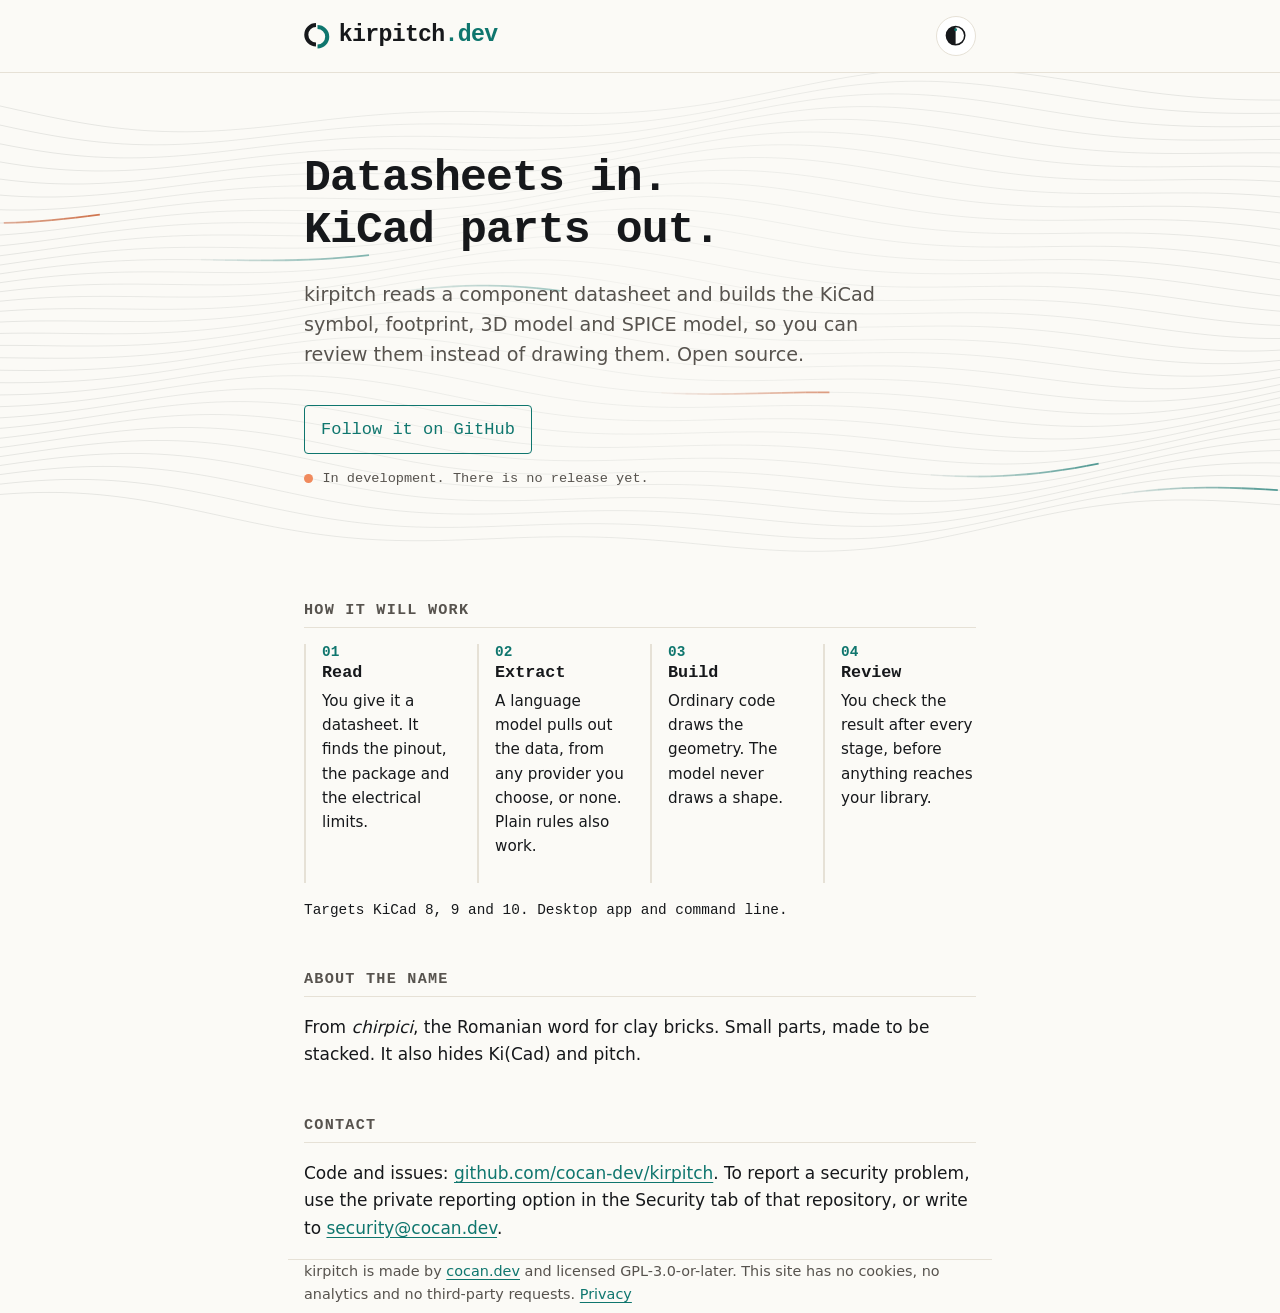
<file: index.html>
<!doctype html>
<html lang="en">
<head>
  <meta charset="utf-8">
  <meta name="viewport" content="width=device-width, initial-scale=1">
  <title>kirpitch.dev: datasheets in, KiCad parts out</title>
  <meta name="description" content="kirpitch turns component datasheets into reviewed KiCad parts. Open source, in development.">
  <meta name="color-scheme" content="light dark">
  <meta property="og:type" content="website">
  <meta property="og:site_name" content="kirpitch.dev">
  <meta property="og:url" content="https://kirpitch.dev/">
  <meta property="og:title" content="kirpitch.dev: datasheets in, KiCad parts out">
  <meta property="og:description" content="kirpitch turns component datasheets into reviewed KiCad parts. Open source, in development.">
  <meta property="og:image" content="https://kirpitch.dev/social-v2.png">
  <meta property="og:image:width" content="1200">
  <meta property="og:image:height" content="630">
  <meta property="og:image:alt" content="The kirpitch.dev mark and the line: Datasheets in. KiCad parts out.">
  <meta name="twitter:card" content="summary_large_image">
  <link rel="icon" href="favicon.svg" type="image/svg+xml">
  <link rel="apple-touch-icon" href="apple-touch-icon.png">
  <link rel="stylesheet" href="style.css">
</head>
<body>
  <header class="top">
    <div class="wrap topbar">
      <a class="logo" href="/"><svg class="mark" viewBox="0 0 100 100" aria-hidden="true"><path d="M47 8A38 38 0 0 0 47 84"/><path class="b" d="M53 16A38 38 0 0 1 53 92"/></svg>kirpitch<span>.dev</span></a>
      <button class="theme" type="button" aria-label="Switch between light and dark theme" title="Light / dark">
        <svg viewBox="0 0 24 24" aria-hidden="true"><circle class="rim" cx="12" cy="12" r="9.5"/><path class="half" d="M12 2.5a9.5 9.5 0 0 0 0 19z"/><circle class="pin" cx="12" cy="6" r="1.5"/></svg>
      </button>
    </div>
  </header>
  <script>
    (function () {
      var r = document.documentElement, k = "theme";
      try { var s = localStorage.getItem(k); if (s) r.dataset.theme = s; } catch (e) {}
      document.addEventListener("click", function (e) {
        var b = e.target.closest(".theme"); if (!b) return;
        var dark = r.dataset.theme ? r.dataset.theme === "dark" : matchMedia("(prefers-color-scheme: dark)").matches;
        var next = dark ? "light" : "dark";
        var apply = function () { r.dataset.theme = next; try { localStorage.setItem(k, next); } catch (e2) {} };
        if (!document.startViewTransition || matchMedia("(prefers-reduced-motion: reduce)").matches) { apply(); return; }
        /* the new theme spreads outward from the button as a wave */
        var rc = b.getBoundingClientRect(), x = rc.left + rc.width / 2, y = rc.top + rc.height / 2;
        var end = Math.hypot(Math.max(x, innerWidth - x), Math.max(y, innerHeight - y));
        var tr = document.startViewTransition(apply);
        tr.ready.then(function () {
          r.animate({ clipPath: ["circle(0px at " + x + "px " + y + "px)", "circle(" + end + "px at " + x + "px " + y + "px)"] },
            { duration: 750, easing: "cubic-bezier(.4,0,.2,1)", pseudoElement: "::view-transition-new(root)" });
          var ring = document.createElement("div"); ring.className = "wave"; ring.style.left = x + "px"; ring.style.top = y + "px";
          document.body.appendChild(ring);
          ring.animate({ transform: ["translate(-50%,-50%) scale(0)", "translate(-50%,-50%) scale(" + (2 * end / 100) + ")"], opacity: [0.9, 0] },
            { duration: 750, easing: "cubic-bezier(.4,0,.2,1)" }).onfinish = function () { ring.remove(); };
        });
      });
    })();
  </script>

  <main class="wrap">
    <section class="hero">
      <h1>Datasheets in. <span class="nb">KiCad parts out.</span></h1>
      <p class="lead">kirpitch reads a component datasheet and builds the KiCad symbol, footprint, 3D model and SPICE model, so you can review them instead of drawing them. Open source.</p>
      <p><a class="button" href="https://github.com/cocan-dev/kirpitch">Follow it on GitHub</a></p>
      <p class="status"><span class="dot"></span>In development. There is no release yet.</p>
    </section>

    <section>
      <h2 id="how">How it will work</h2>
      <ol class="steps">
        <li><span class="n">01</span><h3>Read</h3><p>You give it a datasheet. It finds the pinout, the package and the electrical limits.</p></li>
        <li><span class="n">02</span><h3>Extract</h3><p>A language model pulls out the data, from any provider you choose, or none. Plain rules also work.</p></li>
        <li><span class="n">03</span><h3>Build</h3><p>Ordinary code draws the geometry. The model never draws a shape.</p></li>
        <li><span class="n">04</span><h3>Review</h3><p>You check the result after every stage, before anything reaches your library.</p></li>
      </ol>
      <p class="more">Targets KiCad 8, 9 and 10. Desktop app and command line.</p>
    </section>

    <section>
      <h2 id="name">About the name</h2>
      <p>From <em>chirpici</em>, the Romanian word for clay bricks. Small parts, made to be stacked. It also hides Ki(Cad) and pitch.</p>
    </section>

    <section>
      <h2 id="contact">Contact</h2>
      <p>Code and issues: <a href="https://github.com/cocan-dev/kirpitch">github.com/cocan-dev/kirpitch</a>. To report a security problem, use the private reporting option in the Security tab of that repository, or write to <a href="mailto:security@cocan.dev">security@cocan.dev</a>.</p>
    </section>
  </main>

  <footer class="wrap">
    <p>kirpitch is made by <a href="https://cocan.dev">cocan.dev</a> and licensed GPL-3.0-or-later. This site has no cookies, no analytics and no third-party requests. <a href="/privacy.html">Privacy</a></p>
  </footer>
  <script>
/* hero background: slow signal lines with data pulses; the pointer acts as a gravity well (canvas, decorative) */
(function () {
  var hero = document.querySelector('.hero');
  var cv = document.createElement('canvas'); cv.className = 'bgc'; cv.setAttribute('aria-hidden', 'true');
  hero.insertBefore(cv, hero.firstChild);
  var ctx = cv.getContext('2d'), root = document.documentElement;
  var reduce = matchMedia('(prefers-reduced-motion: reduce)').matches;
  var W = 0, H = 0, dpr = 1, cols, visible = true, t0 = performance.now();
  function hex(s) { s = s.trim(); if (s.length === 4) s = '#' + s[1] + s[1] + s[2] + s[2] + s[3] + s[3]; return [parseInt(s.slice(1, 3), 16), parseInt(s.slice(3, 5), 16), parseInt(s.slice(5, 7), 16)]; }
  function readColors() {
    var cs = getComputedStyle(root), bg = hex(cs.getPropertyValue('--bg')), dark = (bg[0] + bg[1] + bg[2]) < 300;
    cols = { fg: hex(cs.getPropertyValue('--fg')), ac: hex(cs.getPropertyValue('--accent')), alt: dark ? [240, 138, 93] : [194, 65, 12] };
  }
  function rgba(c, a) { return 'rgba(' + c[0] + ',' + c[1] + ',' + c[2] + ',' + a + ')'; }
  var N = 34;
  /* gravity: every point is pulled toward the pointer along the line between them; the pull fades with distance,
     so lines curve concentrically around the pointer like light bending around a mass */
  var mx = -9999, my = -9999, tx = -9999, ty = -9999, pw = 0, want = 0, A = 0.62, R2 = 230 * 230, px = 0, py = 0;
  function pt(j, x, t) {
    var y = H * (0.06 + 0.88 * j / (N - 1)) + 24 * Math.sin(x * 0.0045 + t * 0.18 + j * 0.14) + 10 * Math.sin(x * 0.012 - t * 0.12 + j * 0.31);
    if (pw > 0.002) {
      var dx = mx - x, dy = my - y, f = A * pw * Math.exp(-(dx * dx + dy * dy) / R2);
      x += dx * f; y += dy * f;
    }
    px = x; py = y;
  }
  if (!reduce) {
    document.addEventListener('pointermove', function (e) {
      var r = cv.getBoundingClientRect(); tx = e.clientX - r.left; ty = e.clientY - r.top;
      want = (ty > -60 && ty < r.height + 60) ? 1 : 0;
      if (pw < 0.01) { mx = tx; my = ty; }
    }, { passive: true });
    document.documentElement.addEventListener('pointerleave', function () { want = 0; });
  }
  function ease() { mx += (tx - mx) * 0.16; my += (ty - my) * 0.16; pw += (want - pw) * 0.07; }
  function draw(t) {
    ctx.setTransform(dpr, 0, 0, dpr, 0, 0); ctx.clearRect(0, 0, W, H);
    var j, x;
    if (pw > 0.01) {
      var g = ctx.createRadialGradient(mx, my, 0, mx, my, 150);
      g.addColorStop(0, rgba(cols.ac, 0.09 * pw)); g.addColorStop(1, rgba(cols.ac, 0));
      ctx.fillStyle = g; ctx.fillRect(mx - 150, my - 150, 300, 300);
    }
    ctx.lineWidth = 1; ctx.strokeStyle = rgba(cols.fg, 0.085);
    for (j = 0; j < N; j++) {
      ctx.beginPath();
      for (x = 0; x <= W + 6; x += 6) { pt(j, x, t); if (x === 0) ctx.moveTo(px, py); else ctx.lineTo(px, py); }
      ctx.stroke();
    }
    if (reduce) return;
    for (var p = 0; p < 7; p++) {
      j = (p * 5 + 2) % N;
      var head = (((t * (0.05 + (p % 3) * 0.015) + p * 0.19) % 1.4) - 0.2) * W, col = p % 3 === 1 ? cols.alt : cols.ac;
      for (var s = 0; s < 14; s++) {
        var x0 = head - s * 12, x1 = x0 - 12; if (x1 < 0 || x0 > W) continue;
        ctx.strokeStyle = rgba(col, 0.75 * (1 - s / 14)); ctx.lineWidth = 1.8;
        ctx.beginPath(); pt(j, x0, t); ctx.moveTo(px, py); pt(j, x1, t); ctx.lineTo(px, py); ctx.stroke();
      }
    }
  }
  function frame(now) { ease(); if (visible) draw((now - t0) / 1000); if (!reduce) requestAnimationFrame(frame); }
  function resize() { dpr = Math.min(devicePixelRatio || 1, 2); W = cv.clientWidth; H = cv.clientHeight; cv.width = Math.round(W * dpr); cv.height = Math.round(H * dpr); readColors(); draw((performance.now() - t0) / 1000); }
  new ResizeObserver(resize).observe(cv);
  new MutationObserver(function () { readColors(); if (reduce) draw(0); }).observe(root, { attributes: true, attributeFilter: ['data-theme'] });
  matchMedia('(prefers-color-scheme: dark)').addEventListener('change', function () { readColors(); if (reduce) draw(0); });
  new IntersectionObserver(function (e) { visible = e[0].isIntersecting; }).observe(hero);
  resize(); requestAnimationFrame(frame);
})();
</script>
</body>
</html>
</file>
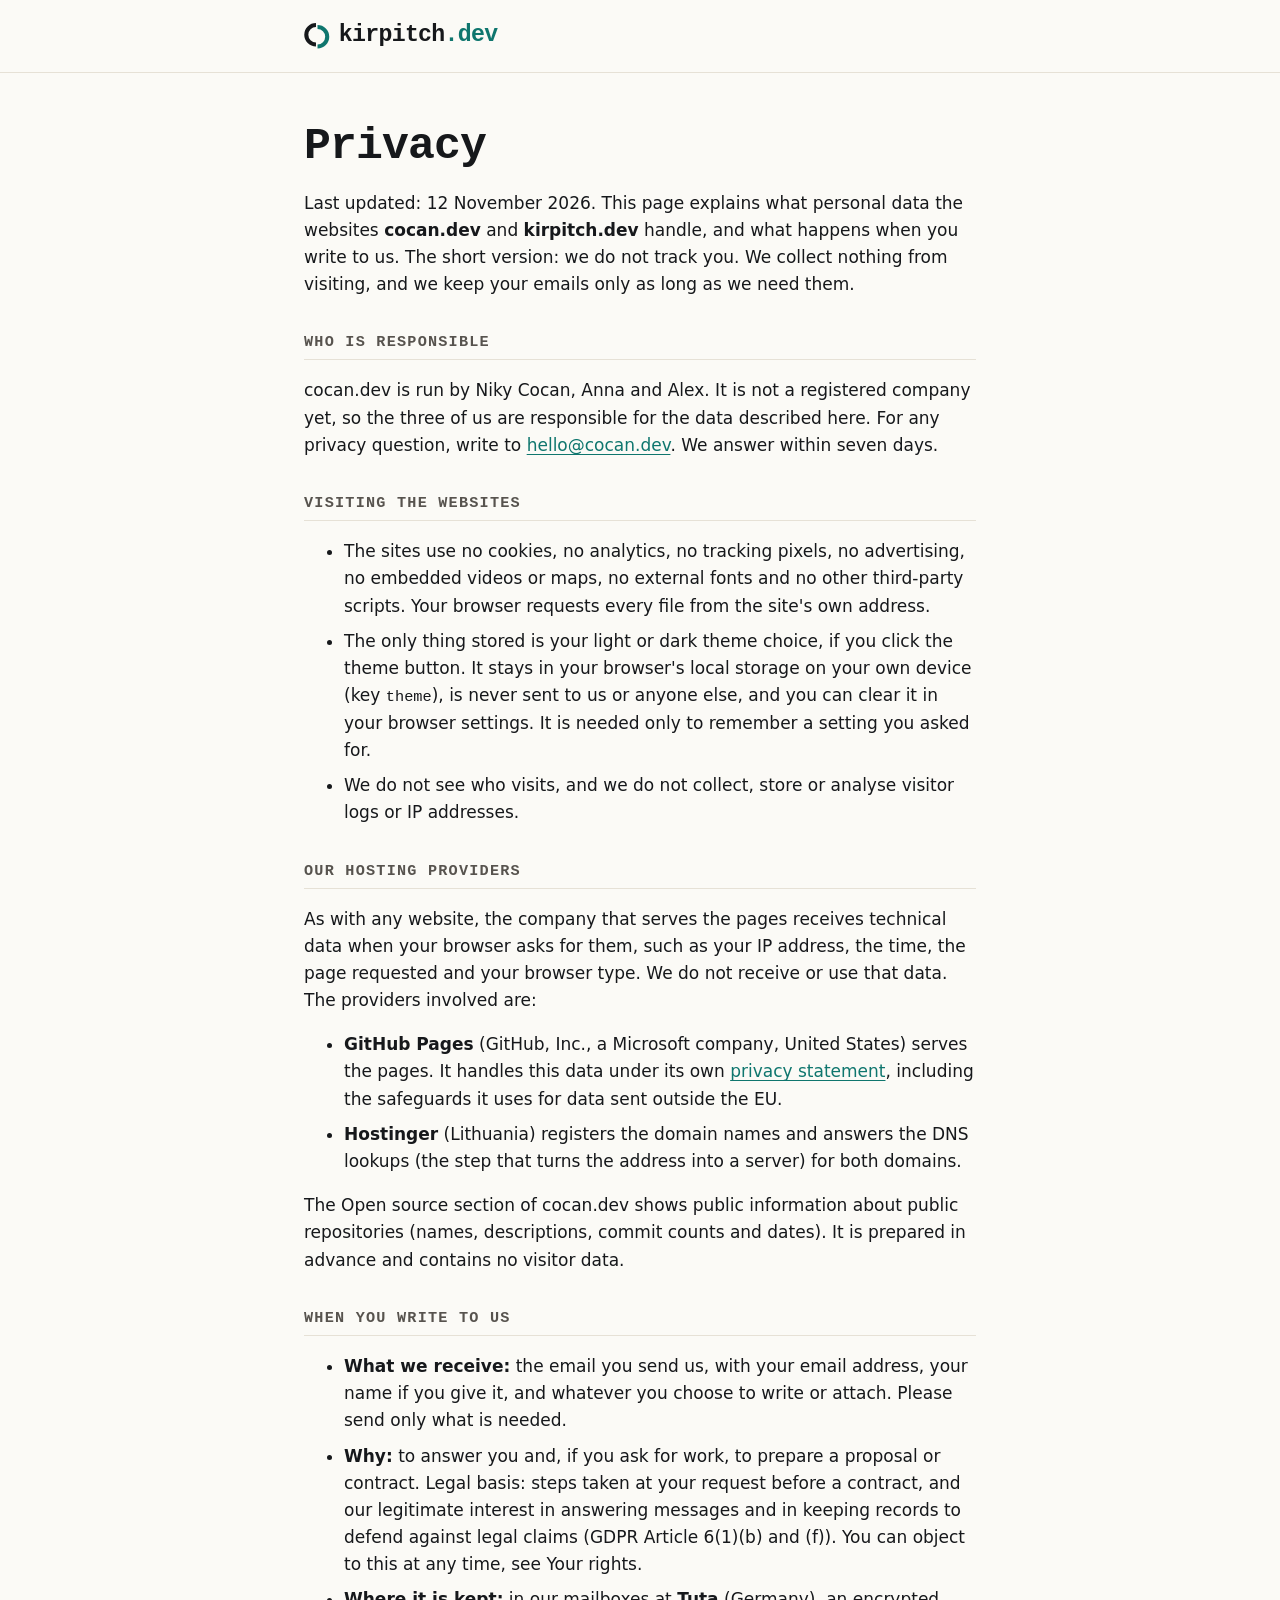
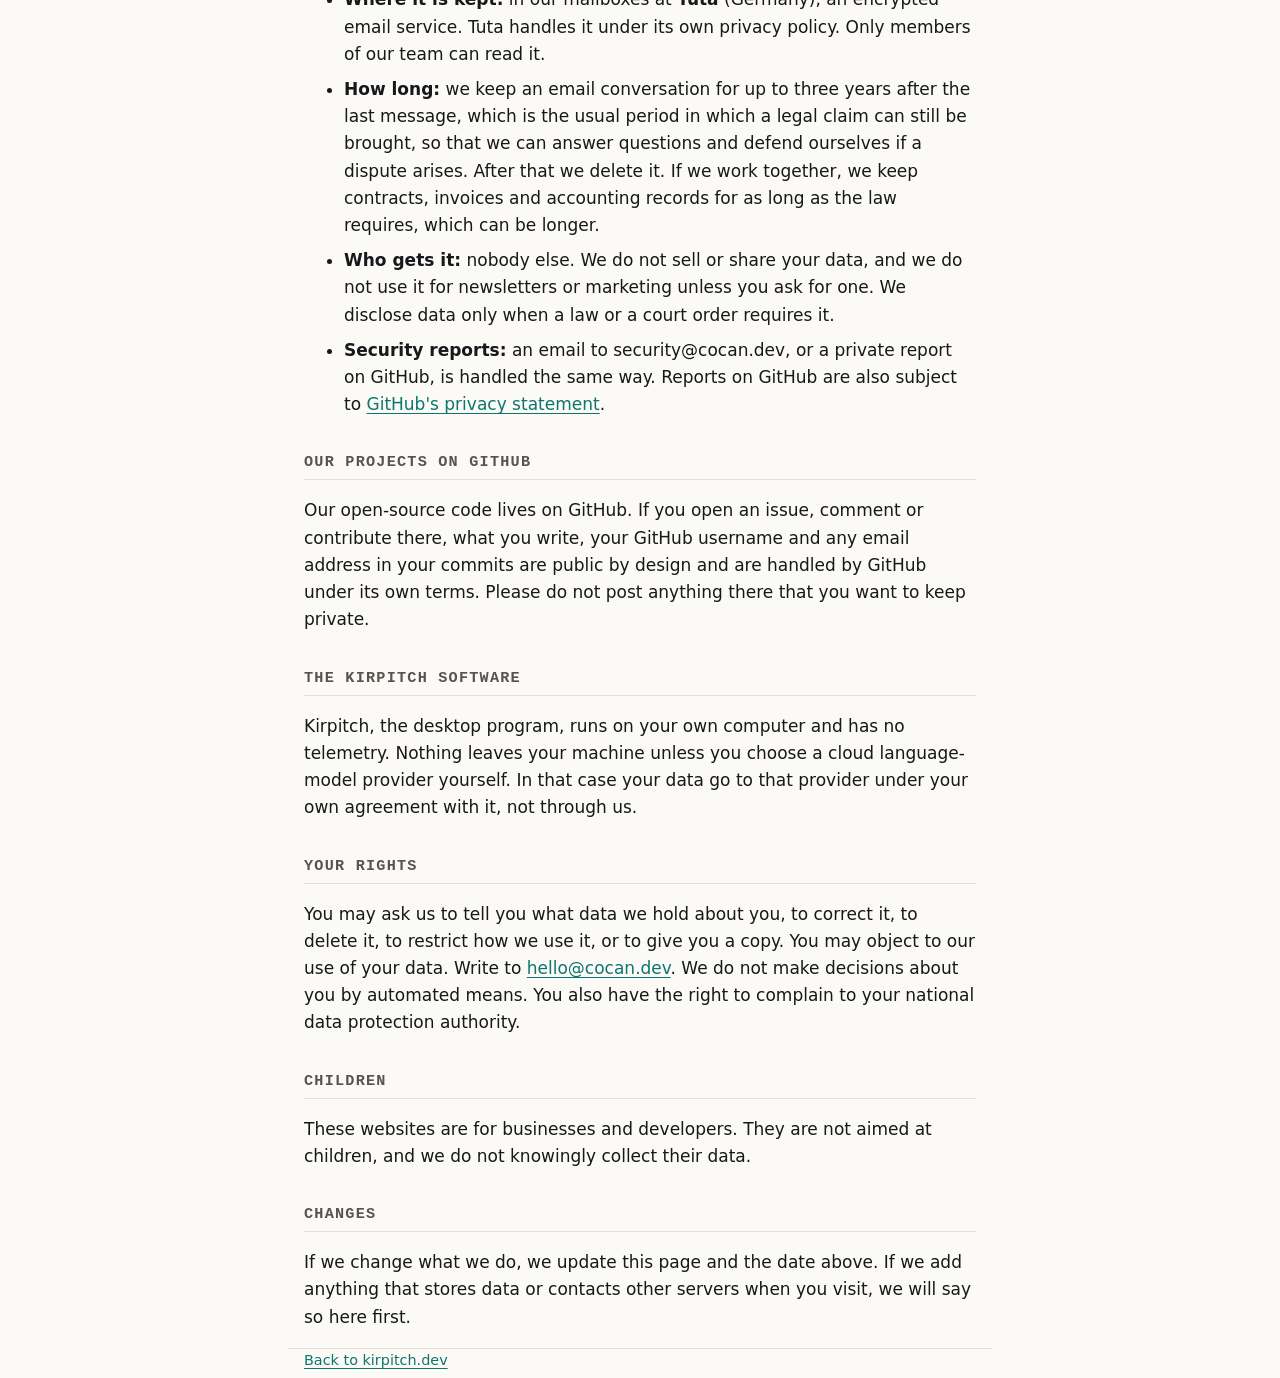
<file: privacy.html>
<!doctype html>
<html lang="en">
<head>
  <meta charset="utf-8">
  <meta name="viewport" content="width=device-width, initial-scale=1">
  <title>Privacy | kirpitch.dev</title>
  <meta name="description" content="What personal data kirpitch.dev handles: none from visiting, and how we treat emails you send us.">
  <meta name="color-scheme" content="light dark">
  <link rel="icon" href="/favicon.svg" type="image/svg+xml">
  <link rel="stylesheet" href="/style.css">
  <script>try{var t=localStorage.getItem("theme");if(t)document.documentElement.dataset.theme=t}catch(e){}</script>
</head>
<body>
  <header class="top">
    <div class="wrap topbar">
      <a class="logo" href="/"><svg class="mark" viewBox="0 0 100 100" aria-hidden="true"><path d="M47 8A38 38 0 0 0 47 84"/><path class="b" d="M53 16A38 38 0 0 1 53 92"/></svg>kirpitch<span>.dev</span></a>
    </div>
  </header>
  <main class="wrap prose">
    <h1>Privacy</h1>
    <p>Last updated: 12 November 2026. This page explains what personal data the websites <strong>cocan.dev</strong> and <strong>kirpitch.dev</strong> handle, and what happens when you write to us. The short version: we do not track you. We collect nothing from visiting, and we keep your emails only as long as we need them.</p>

    <h2>Who is responsible</h2>
    <p>cocan.dev is run by Niky Cocan, Anna and Alex. It is not a registered company yet, so the three of us are responsible for the data described here. For any privacy question, write to <a href="mailto:hello@cocan.dev">hello@cocan.dev</a>. We answer within seven days.</p>

    <h2>Visiting the websites</h2>
    <ul>
      <li>The sites use no cookies, no analytics, no tracking pixels, no advertising, no embedded videos or maps, no external fonts and no other third-party scripts. Your browser requests every file from the site's own address.</li>
      <li>The only thing stored is your light or dark theme choice, if you click the theme button. It stays in your browser's local storage on your own device (key <code>theme</code>), is never sent to us or anyone else, and you can clear it in your browser settings. It is needed only to remember a setting you asked for.</li>
      <li>We do not see who visits, and we do not collect, store or analyse visitor logs or IP addresses.</li>
    </ul>

    <h2>Our hosting providers</h2>
    <p>As with any website, the company that serves the pages receives technical data when your browser asks for them, such as your IP address, the time, the page requested and your browser type. We do not receive or use that data. The providers involved are:</p>
    <ul>
      <li><strong>GitHub Pages</strong> (GitHub, Inc., a Microsoft company, United States) serves the pages. It handles this data under its own <a href="https://docs.github.com/en/site-policy/privacy-policies/github-general-privacy-statement">privacy statement</a>, including the safeguards it uses for data sent outside the EU.</li>
      <li><strong>Hostinger</strong> (Lithuania) registers the domain names and answers the DNS lookups (the step that turns the address into a server) for both domains.</li>
    </ul>
    <p>The Open source section of cocan.dev shows public information about public repositories (names, descriptions, commit counts and dates). It is prepared in advance and contains no visitor data.</p>

    <h2>When you write to us</h2>
    <ul>
      <li><strong>What we receive:</strong> the email you send us, with your email address, your name if you give it, and whatever you choose to write or attach. Please send only what is needed.</li>
      <li><strong>Why:</strong> to answer you and, if you ask for work, to prepare a proposal or contract. Legal basis: steps taken at your request before a contract, and our legitimate interest in answering messages and in keeping records to defend against legal claims (GDPR Article 6(1)(b) and (f)). You can object to this at any time, see Your rights.</li>
      <li><strong>Where it is kept:</strong> in our mailboxes at <strong>Tuta</strong> (Germany), an encrypted email service. Tuta handles it under its own privacy policy. Only members of our team can read it.</li>
      <li><strong>How long:</strong> we keep an email conversation for up to three years after the last message, which is the usual period in which a legal claim can still be brought, so that we can answer questions and defend ourselves if a dispute arises. After that we delete it. If we work together, we keep contracts, invoices and accounting records for as long as the law requires, which can be longer.</li>
      <li><strong>Who gets it:</strong> nobody else. We do not sell or share your data, and we do not use it for newsletters or marketing unless you ask for one. We disclose data only when a law or a court order requires it.</li>
      <li><strong>Security reports:</strong> an email to security@cocan.dev, or a private report on GitHub, is handled the same way. Reports on GitHub are also subject to <a href="https://docs.github.com/en/site-policy/privacy-policies/github-general-privacy-statement">GitHub's privacy statement</a>.</li>
    </ul>

    <h2>Our projects on GitHub</h2>
    <p>Our open-source code lives on GitHub. If you open an issue, comment or contribute there, what you write, your GitHub username and any email address in your commits are public by design and are handled by GitHub under its own terms. Please do not post anything there that you want to keep private.</p>

    <h2>The Kirpitch software</h2>
    <p>Kirpitch, the desktop program, runs on your own computer and has no telemetry. Nothing leaves your machine unless you choose a cloud language-model provider yourself. In that case your data go to that provider under your own agreement with it, not through us.</p>

    <h2>Your rights</h2>
    <p>You may ask us to tell you what data we hold about you, to correct it, to delete it, to restrict how we use it, or to give you a copy. You may object to our use of your data. Write to <a href="mailto:hello@cocan.dev">hello@cocan.dev</a>. We do not make decisions about you by automated means. You also have the right to complain to your national data protection authority.</p>

    <h2>Children</h2>
    <p>These websites are for businesses and developers. They are not aimed at children, and we do not knowingly collect their data.</p>

    <h2>Changes</h2>
    <p>If we change what we do, we update this page and the date above. If we add anything that stores data or contacts other servers when you visit, we will say so here first.</p>
  </main>

  <footer class="wrap">
    <p><a href="/">Back to kirpitch.dev</a></p>
  </footer>
</body>
</html>
</file>
<file: style.css>
:root {
  --bg: #fbfaf6;
  --fg: #16181b;
  --muted: #57534e;
  --line: #e6e1d6;
  --accent: #c2410c;
  --card: #ffffff;
  --mono: ui-monospace, "Cascadia Code", "SF Mono", Menlo, Consolas, monospace;
  --sans: system-ui, -apple-system, "Segoe UI", Roboto, sans-serif;
}
@media (prefers-color-scheme: dark) {
  :root {
    --bg: #14161a;
    --fg: #e8e8e3;
    --muted: #9aa0a6;
    --line: #2c3036;
    --accent: #f08a5d;
    --card: #1b1e23;
  }
}
* { box-sizing: border-box; }
body {
  margin: 0;
  background: var(--bg);
  color: var(--fg);
  font: 1.0625rem/1.6 var(--sans);
}
.wrap { max-width: 44rem; margin: 0 auto; padding: 0 1rem; }
header { padding-top: 2rem; }
.logo { font: 700 2rem/1 var(--mono); letter-spacing: -0.03em; color: var(--fg); text-decoration: none; }
.logo { display: inline-flex; align-items: center; }
.logo span { color: var(--accent); }
.logo .mark { margin-right: 0.4em; width: 1.1em; height: 1.1em; flex: none; fill: none; stroke: var(--fg); stroke-width: 16; }
.logo .mark .b { stroke: var(--accent); }
a { color: var(--accent); text-underline-offset: 0.2em; }
a:focus-visible { outline: 2px solid var(--accent); outline-offset: 2px; }
.hero { padding: 4rem 0 2rem; position: relative; isolation: isolate; }
h1 { font: 700 clamp(1.9rem, 5vw, 2.8rem)/1.15 var(--mono); margin: 0 0 1rem; letter-spacing: -0.02em; }
h2 { font: 600 0.95rem var(--mono); text-transform: uppercase; letter-spacing: 0.08em; color: var(--muted); margin: 3rem 0 1rem; border-bottom: 1px solid var(--line); padding-bottom: 0.5rem; }
h3 { font: 600 1.05rem var(--mono); margin: 0 0 0.4rem; }
.lead { color: var(--muted); font-size: 1.2rem; margin: 0 0 1.5rem; }
.button { display: inline-block; font-family: var(--mono); padding: 0.6rem 1rem; border: 1px solid var(--accent); border-radius: 4px; text-decoration: none; }
.button:hover { background: var(--accent); color: var(--bg); }
.cards { list-style: none; margin: 0; padding: 0; display: grid; gap: 1rem; grid-template-columns: repeat(auto-fit, minmax(13rem, 1fr)); }
.cards li, .project { background: var(--card); border: 1px solid var(--line); border-radius: 6px; padding: 1rem; }
.cards p, .project p { margin: 0 0 0.5rem; }
.project h3 a { text-decoration: none; }
footer { margin-top: 4rem; padding-bottom: 2rem; color: var(--muted); font-size: 0.9rem; border-top: 1px solid var(--line); padding-top: 1rem; }
footer p { margin: 0 0 0.4rem; }

/* Team: each person is a generated "chip" (a nod to KiCad parts) */
.team { list-style: none; margin: 0; padding: 0; display: grid; gap: 1.5rem; grid-template-columns: repeat(auto-fit, minmax(9rem, 1fr)); }
.chip { text-align: center; --c: var(--accent); }
.chip.c2 { --c: #1f8a7a; }
.chip.c3 { --c: #6b4fd0; }
@media (prefers-color-scheme: dark) {
  .chip.c2 { --c: #4fd1b8; }
  .chip.c3 { --c: #a38bff; }
}
.chip svg { width: 8rem; max-width: 100%; height: auto; overflow: visible; }
.chip .pins rect { fill: var(--muted); opacity: 0.55; transition: transform 0.25s, opacity 0.25s, fill 0.25s; }
.chip .body { fill: var(--card); stroke: var(--c); stroke-width: 2; }
.chip .pin1 { fill: var(--c); }
.chip .die rect { fill: var(--c); transition: opacity 0.4s; }
.chip:hover .pins rect, .chip:focus-within .pins rect { fill: var(--c); opacity: 1; }
.chip:hover .die rect:nth-child(odd) { opacity: 0.35; }
.chip h3 { margin: 0.5rem 0 0; }
.chip h3::before { content: "U"; color: var(--muted); margin-right: 0.3em; }
@media (prefers-reduced-motion: reduce) { .chip * { transition: none !important; } }

/* Open source: project cards, generated by scripts/update_activity.py */
.projects { list-style: none; margin: 0; padding: 0; display: grid; gap: 1rem; grid-template-columns: repeat(auto-fit, minmax(16rem, 1fr)); row-gap: 0; column-gap: 1rem; --p0: var(--accent); --p1: #1f8a7a; --p2: #6b4fd0; }
@media (prefers-color-scheme: dark) { .projects { --p1: #4fd1b8; --p2: #a38bff; } }
.proj { --c: var(--p0); background: var(--card); border: 1px solid var(--line); border-top: 3px solid var(--c); border-radius: 6px; padding: 1rem; margin-bottom: 1rem; display: grid; grid-row: span 4; grid-template-rows: subgrid; row-gap: 0; transition: transform 0.2s, box-shadow 0.2s; }
.proj.p1 { --c: var(--p1); } .proj.p2 { --c: var(--p2); }
.proj:hover, .proj:focus-within { transform: translateY(-3px); box-shadow: 0 6px 18px color-mix(in srgb, var(--c) 25%, transparent); }
.proj > * { margin: 0 0 0.7rem; }
.proj > :last-child { margin-bottom: 0; }
.proj .head { display: flex; align-items: center; gap: 0.5rem; }
.proj h3 { margin: 0; flex: 1; } .proj h3 a { color: var(--c); text-decoration: none; } .proj h3 a:hover { text-decoration: underline; }
.led { width: 0.6rem; height: 0.6rem; border-radius: 50%; background: var(--line); }
.proj.live .led { background: var(--c); animation: pulse 2s ease-in-out infinite; }
@keyframes pulse { 0%, 100% { box-shadow: 0 0 0 0 color-mix(in srgb, var(--c) 60%, transparent); } 50% { box-shadow: 0 0 0 6px transparent; } }
.badge { font: 0.7rem var(--mono); color: var(--muted); border: 1px solid var(--line); border-radius: 3px; padding: 0 0.35rem; }
.proj .desc { font-size: 0.95rem; }
.graph { height: 3.2rem; }
.bars { display: flex; align-items: flex-end; gap: 2px; height: 100%; }
.bar { flex: 1; height: 12%; border-radius: 2px; background: var(--line); transform-origin: bottom; animation: grow 0.6s backwards; animation-delay: calc(var(--i) * 45ms); }
.bar.on { height: var(--h); background: var(--c); }
.bar:hover { filter: brightness(1.3); }
@keyframes grow { from { transform: scaleY(0); } }
.matrix { display: grid; grid-auto-flow: column; grid-template-rows: repeat(7, 1fr); grid-auto-columns: 1fr; gap: 2px; height: 100%; }
.cell { border-radius: 2px; background: var(--line); animation: grow 0.6s backwards; animation-delay: calc(var(--i) * 45ms); }
.cell.on { background: var(--c); } .cell.l1 { opacity: 0.45; } .cell.l2 { opacity: 0.65; } .cell.l3 { opacity: 0.85; } .cell.future { background: transparent; }
.cell:hover { filter: brightness(1.3); }
.proj .meta { display: flex; justify-content: space-between; gap: 0.5rem; font: 0.75rem var(--mono); color: var(--muted); }
.more { margin: 1rem 0 0; font-family: var(--mono); font-size: 0.9rem; }
@media (prefers-reduced-motion: reduce) { .bar, .cell, .led, .proj { animation: none !important; transition: none !important; } }

/* Hero: reactive grid (grid.js moves --mx/--my with the pointer) */
.gridfx { position: absolute; inset: 0 -1rem; z-index: -1; --mx: 30%; --my: 40%; pointer-events: none;
  background-image: linear-gradient(color-mix(in srgb, var(--fg) 14%, transparent) 1px, transparent 1px), linear-gradient(90deg, color-mix(in srgb, var(--fg) 14%, transparent) 1px, transparent 1px);
  background-size: 32px 32px;
  -webkit-mask-image: linear-gradient(to bottom, #000 40%, transparent); mask-image: linear-gradient(to bottom, #000 40%, transparent); }
.gridfx::after { content: ""; position: absolute; inset: 0; opacity: 0; transition: opacity 0.3s;
  background-image: linear-gradient(var(--accent) 1px, transparent 1px), linear-gradient(90deg, var(--accent) 1px, transparent 1px);
  background-size: 32px 32px;
  -webkit-mask-image: radial-gradient(circle 150px at var(--mx) var(--my), #000, transparent);
  mask-image: radial-gradient(circle 150px at var(--mx) var(--my), #000, transparent); }
.gridfx.active::after { opacity: 0.55; }

/* What we do: animated technical icons */
.svcs { list-style: none; margin: 0; padding: 0; display: grid; gap: 1rem; grid-template-columns: repeat(auto-fit, minmax(13rem, 1fr)); --p0: var(--accent); --p1: #1f8a7a; --p2: #6b4fd0; }
@media (prefers-color-scheme: dark) { .svcs { --p1: #4fd1b8; --p2: #a38bff; } }
.svc { --c: var(--p0); background: var(--card); border: 1px solid var(--line); border-top: 3px solid var(--c); border-radius: 6px; padding: 1rem; transition: transform 0.2s, box-shadow 0.2s; }
.svc { margin-bottom: 1rem; display: grid; grid-row: span 2; grid-template-rows: subgrid; row-gap: 0; }
.svcs { row-gap: 0; column-gap: 1rem; }
.svc.s1 { --c: var(--p1); } .svc.s2 { --c: var(--p2); }
.svc:hover { transform: translateY(-3px); box-shadow: 0 6px 18px color-mix(in srgb, var(--c) 25%, transparent); }
.svc .head { display: flex; align-items: flex-start; gap: 0.6rem; margin-bottom: 0.5rem; }
.svc svg { width: 1.4rem; height: 1.4rem; flex: none; margin-top: 0.05rem; fill: none; stroke: var(--c); stroke-width: 1.6; stroke-linecap: round; stroke-linejoin: round; }
.svc h3 { margin: 0; color: var(--fg); }
.svc p { margin: 0; font-size: 0.95rem; }

/* Hero grid, canvas mode (grid.js draws the bending grid) */
.gridfx.canvas { background: none; color: var(--fg); }
.gridfx.canvas::after { display: none; }
.gridfx canvas { position: absolute; inset: 0; width: 100%; height: 100%; }

/* Contact link and How we work */
.hint { color: var(--muted); font: 0.85rem var(--mono); margin-left: 0.5rem; }
.steps { list-style: none; margin: 0; padding: 0; display: grid; gap: 0 1.25rem; grid-template-columns: repeat(4, 1fr); }
@media (max-width: 40rem) { .steps { grid-template-columns: repeat(2, 1fr); } }
@media (max-width: 22rem) { .steps { grid-template-columns: 1fr; } }
.steps li { display: grid; grid-row: span 3; grid-template-rows: subgrid; row-gap: 0; border-left: 2px solid var(--line); padding: 0 0 1.5rem 1rem; transition: border-color 0.2s; }
.steps li:hover { border-left-color: var(--accent); }
.steps .n { font: 700 0.9rem var(--mono); color: var(--accent); margin-bottom: 0.2rem; }
.steps h3 { margin: 0 0 0.4rem; }
.steps p { margin: 0; font-size: 0.95rem; }

/* ---- additions for the mockup ---- */
:root[data-theme="light"] { --bg:#fbfaf6; --fg:#16181b; --muted:#57534e; --line:#e6e1d6; --accent:#c2410c; --card:#ffffff; color-scheme: light; }
:root[data-theme="dark"]  { --bg:#14161a; --fg:#e8e8e3; --muted:#9aa0a6; --line:#2c3036; --accent:#f08a5d; --card:#1b1e23; color-scheme: dark; }
:root[data-theme="light"] .chip.c2 { --c:#1f8a7a; } :root[data-theme="light"] .chip.c3 { --c:#6b4fd0; }
:root[data-theme="dark"] .chip.c2 { --c:#4fd1b8; }  :root[data-theme="dark"] .chip.c3 { --c:#a38bff; }
:root[data-theme="light"] .svcs, :root[data-theme="light"] .projects { --p1:#1f8a7a; --p2:#6b4fd0; }
:root[data-theme="dark"] .svcs, :root[data-theme="dark"] .projects { --p1:#4fd1b8; --p2:#a38bff; }

header.top { position: sticky; top: 0; z-index: 10; padding: 0; background: var(--bg); border-bottom: 1px solid var(--line); }
.topbar { display: flex; align-items: center; gap: 2rem; height: 4.5rem; justify-content: space-between; }
.top .logo { font-size: 1.45rem; }
h2[id] { scroll-margin-top: 6rem; }
.theme { flex: none; width: 2.5rem; height: 2.5rem; padding: 0; border: 1px solid var(--line); border-radius: 50%; background: var(--card); color: var(--fg); cursor: pointer; display: grid; place-items: center; transition: border-color 0.2s; }
.theme:hover { border-color: var(--accent); }
.theme:focus-visible { outline: 2px solid var(--accent); outline-offset: 2px; }
.theme svg { width: 1.45rem; height: 1.45rem; transition: transform 0.6s cubic-bezier(0.5, -0.5, 0.3, 1.5); }
.theme .rim { fill: none; stroke: currentColor; stroke-width: 1.6; }
.theme .half { fill: currentColor; }
.theme .pin { fill: var(--accent); }
:root[data-theme="dark"] .theme svg { transform: rotate(180deg); }
@media (prefers-color-scheme: dark) { :root:not([data-theme]) .theme svg { transform: rotate(180deg); } }
/* theme change: the new theme spreads from the button as a wave */
::view-transition-old(root), ::view-transition-new(root) { animation: none; mix-blend-mode: normal; }
.wave { position: fixed; width: 100px; height: 100px; border: 2px solid var(--accent); border-radius: 50%; pointer-events: none; z-index: 9999; }
@media (prefers-reduced-motion: reduce) { .theme svg { transition: none; } }.svc, .proj { box-shadow: 0 1px 2px rgba(40, 30, 10, 0.05), 0 4px 14px rgba(40, 30, 10, 0.04); }
.hero { padding: 5rem 0 2.5rem; }
h1 { margin-bottom: 1.5rem; }
.hero .lead { margin-bottom: 2.25rem; line-height: 1.55; max-width: 38rem; }
.hero p:has(.button) { margin: 0 0 1.1rem; }
body { overflow-x: clip; }

/* hero background canvas (candidate styles, behind the text) */
.hero { min-height: 33rem; }
.bgc { position: absolute; top: 0; bottom: 0; left: 50%; width: 100vw; height: 100%; transform: translateX(-50%); z-index: -1; pointer-events: none;
  -webkit-mask-image: radial-gradient(ellipse 50% 72% at 50% 45%, rgba(0,0,0,0.4), #000 100%); mask-image: radial-gradient(ellipse 50% 72% at 50% 45%, rgba(0,0,0,0.4), #000 100%); }
.team { grid-template-columns: repeat(auto-fit, minmax(12.5rem, 1fr)); align-items: start; gap: 2rem 1.5rem; }
.chip { text-align: left; }
.chip svg { width: 6rem; }
.chip .role { margin: 0 0 0.5rem; font: 0.8rem var(--mono); color: var(--c); text-transform: uppercase; letter-spacing: 0.06em; }
.chip .bio { margin: 0; font-size: 0.95rem; }

.nb { white-space: nowrap; }

/* ---- kirpitch.dev: teal accent, orange as the second colour ---- */
:root { --accent: #0f766e; }
:root[data-theme="light"] { --accent: #0f766e; }
:root[data-theme="dark"] { --accent: #4fd1b8; }
@media (prefers-color-scheme: dark) { :root:not([data-theme]) { --accent: #4fd1b8; } }
.hero { min-height: 30rem; }
.hero .lead { max-width: 36rem; }
.status { margin: 0; font: 0.85rem var(--mono); color: var(--muted); display: flex; align-items: center; gap: 0.6rem; }
.status .dot { width: 0.55rem; height: 0.55rem; border-radius: 50%; background: #f08a5d; box-shadow: 0 0 0 0 color-mix(in srgb, #f08a5d 60%, transparent); animation: ping 2.4s ease-out infinite; }
@keyframes ping { 0% { box-shadow: 0 0 0 0 color-mix(in srgb, #f08a5d 55%, transparent); } 70%, 100% { box-shadow: 0 0 0 8px transparent; } }
@media (prefers-reduced-motion: reduce) { .status .dot { animation: none; } }
.prose { padding-top: 3rem; } .prose h1 { margin-bottom: 1rem; } .prose h2 { margin-top: 2.2rem; } .prose li { margin: 0 0 0.5rem; } .prose code { font-family: var(--mono); font-size: 0.9em; }
</file>
